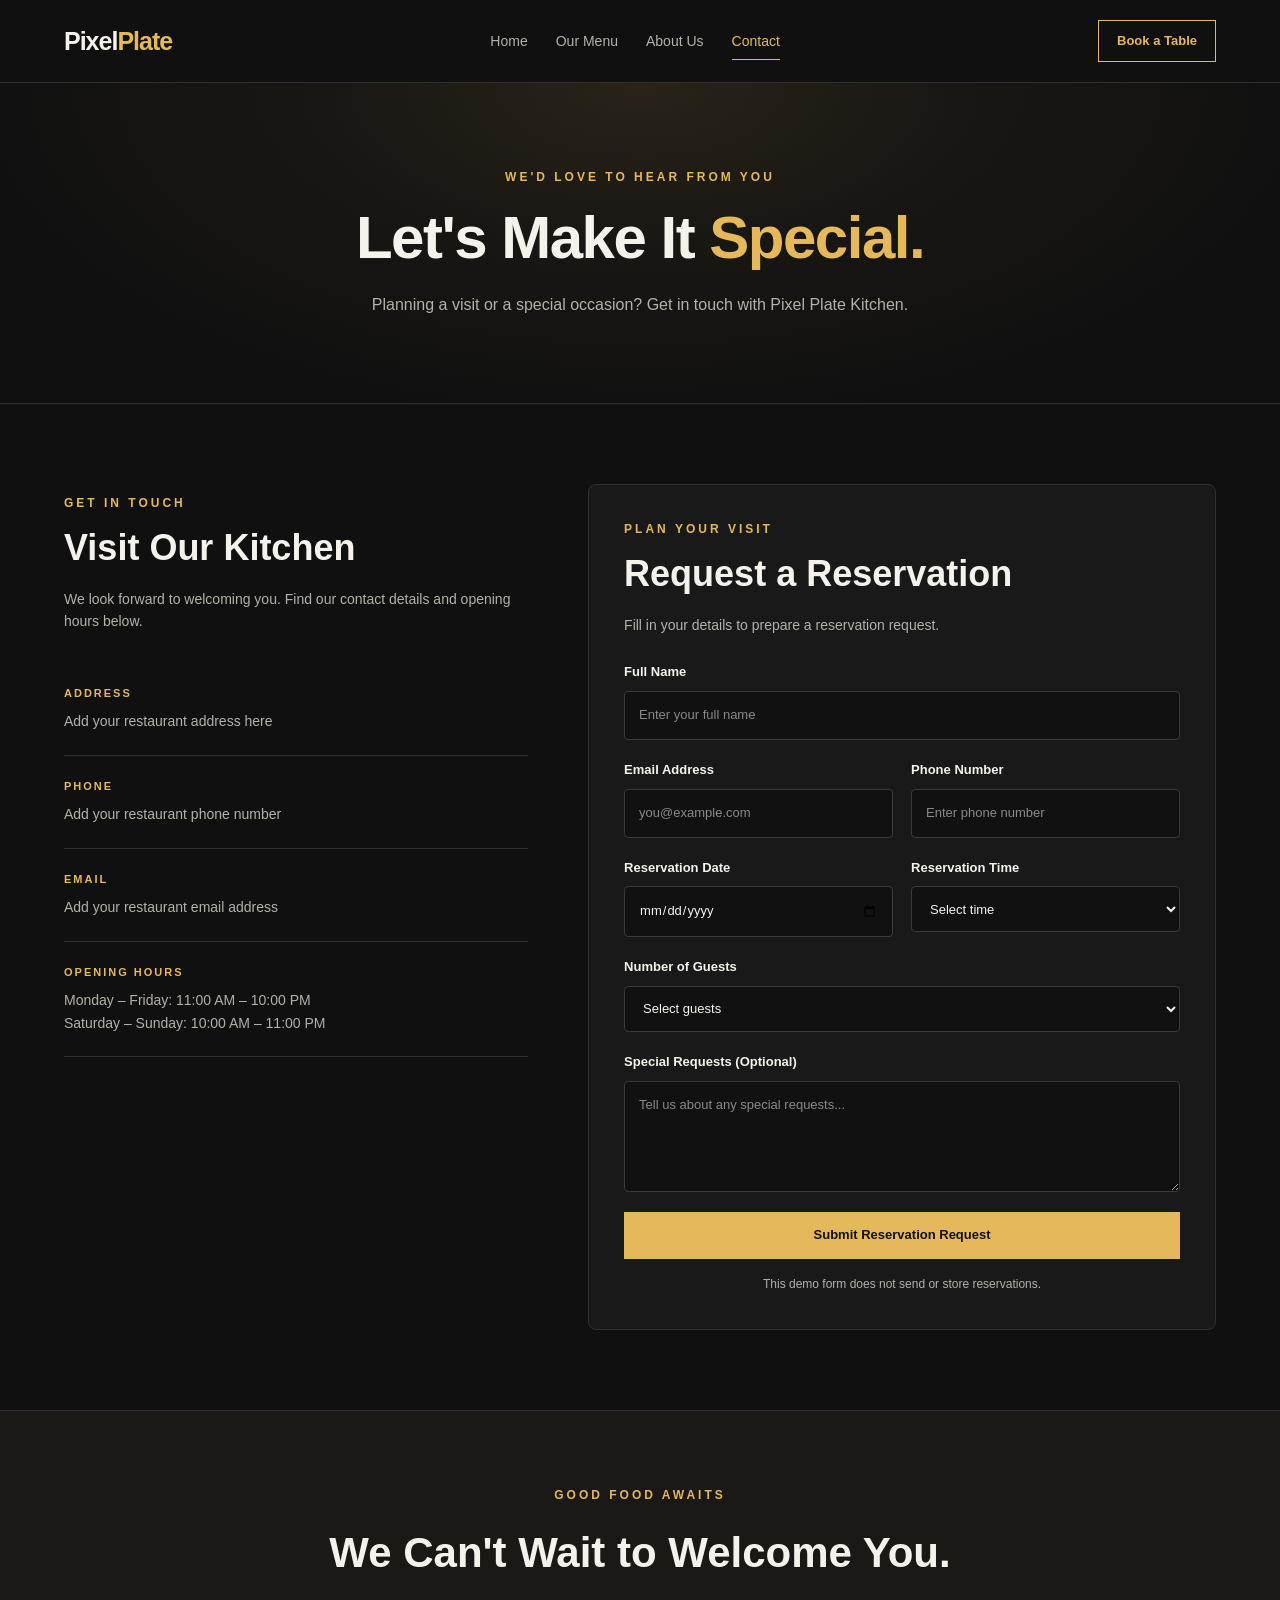
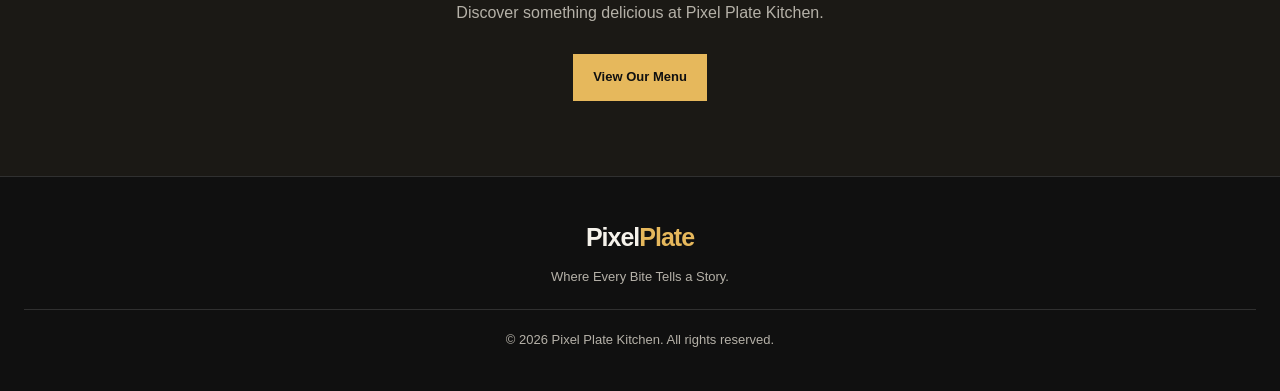
<file: contact.html>
<!DOCTYPE html>
<html lang="en">
	<head>
		<title>Contact Us | Pixel Plate Kitchen</title>
		<meta charset="UTF-8">
		<meta name="viewport" content="width=device-width, initial-scale=1.0">
		<meta name="description" content="Contact Pixel Plate Kitchen, view opening hours, or submit a table reservation request.">
		<meta name="author" content="Abuzar Ansari">
		
		<link rel="stylesheet" href="style.css">	
	</head>
	<body>
		<!-- Header -->
		<header class="header">
			<nav class="navbar">
				<a href="index.html" class="logo">
					Pixel<span>Plate</span>
				</a>
				<ul class="nav-links">
					<li><a href="index.html">Home</a></li>
					<li><a href="menu.html">Our Menu</a></li>
					<li><a href="about.html">About Us</a></li>
					<li><a href="contact.html" class="active">Contact</a></li>
				</ul>
				<a href="#reservation" class="nav-button">Book a Table</a>
			</nav>
		</header>
		<main>
			<!-- Page Banner -->
			<section class="page-banner">
				<p class="eyebrow">WE'D LOVE TO HEAR FROM YOU</p>
				<h1>Let's Make It <span>Special.</span></h1>
				<p>
					Planning a visit or a special occasion?
					Get in touch with Pixel Plate Kitchen.
				</p>
			</section>
			<!-- Contact Information -->
			<section class="contact-section">
				<div class="contact-info">
					<p class="eyebrow">GET IN TOUCH</p>
					<h2>Visit Our Kitchen</h2>
					<p class="contact-intro">
						We look forward to welcoming you.
						Find our contact details and opening hours below.
					</p>
					<div class="contact-detail">
						<span class="detail-label">ADDRESS</span>
						<p>
							Add your restaurant address here
						</p>
					</div>
					<div class="contact-detail">
						<span class="detail-label">PHONE</span>
						<p>
							Add your restaurant phone number
						</p>
					</div>
					<div class="contact-detail">
						<span class="detail-label">EMAIL</span>
						<p>
							Add your restaurant email address
						</p>
					</div>
					<div class="contact-detail">
						<span class="detail-label">OPENING HOURS</span>
						<p>Monday – Friday: 11:00 AM – 10:00 PM</p>
						<p>Saturday – Sunday: 10:00 AM – 11:00 PM</p>
					</div>
				</div>
				<!-- Reservation Form -->
				<div class="reservation-card" id="reservation">
					<p class="eyebrow">PLAN YOUR VISIT</p>
					<h2>Request a Reservation</h2>
					<p class="form-intro">
						Fill in your details to prepare a reservation request.
					</p>
					<form action="#" method="post">
						<div class="form-group">
							<label for="full-name">Full Name</label>
							<input
								type="text"
								id="full-name"
								name="full_name"
								placeholder="Enter your full name"
								autocomplete="name"
								minlength="3"
								maxlength="80"
								required>
						</div>

						<div class="form-row">
							<div class="form-group">
								<label for="email">Email Address</label>
								<input
									type="email"
									id="email"
									name="email"
									placeholder="you@example.com"
									autocomplete="email"
									required>
							</div>
							<div class="form-group">
								<label for="phone">Phone Number</label>
								<input
									type="tel"
									id="phone"
									name="phone"
									placeholder="Enter phone number"
									autocomplete="tel"
									pattern="[0-9 +()-]{7,20}"
									title="Enter a valid phone number using 7 to 20 permitted characters."
									required>
							</div>
						</div>
						<div class="form-row">
							<div class="form-group">
								<label for="date">Reservation Date</label>
								<input
									type="date"
									id="date"
									name="reservation_date"
									min="2026-10-23"
									required>
							</div>
							<div class="form-group">
								<label for="time">Reservation Time</label>
								<select id="time" name="reservation_time" required>
									<option value="">Select time</option>
									<option value="11:00">11:00 AM</option>
									<option value="12:00">12:00 PM</option>
									<option value="13:00">1:00 PM</option>
									<option value="14:00">2:00 PM</option>
									<option value="17:00">5:00 PM</option>
									<option value="18:00">6:00 PM</option>
									<option value="19:00">7:00 PM</option>
									<option value="20:00">8:00 PM</option>
									<option value="21:00">9:00 PM</option>
								</select>
							</div>
						</div>
						<div class="form-group">
							<label for="guests">Number of Guests</label>
							<select id="guests" name="guests" required>
								<option value="">Select guests</option>
								<option value="1">1 Guest</option>
								<option value="2">2 Guests</option>
								<option value="3">3 Guests</option>
								<option value="4">4 Guests</option>
								<option value="5">5 Guests</option>
								<option value="6">6 Guests</option>
								<option value="7+">7 or More Guests</option>
							</select>
						</div>
						<div class="form-group">
							<label for="message">
								Special Requests (Optional)
							</label>
							<textarea
								id="message"
								name="message"
								rows="4"
								maxlength="500"
								placeholder="Tell us about any special requests..."
							></textarea>
						</div>
						<button type="submit" class="btn btn-primary form-submit">
							Submit Reservation Request
						</button>
						<p class="form-note">
							This demo form does not send or store reservations.
						</p>
					</form>
				</div>
			</section>
			<!-- Closing Call to Action -->
			<section class="cta-section">
				<p class="eyebrow">GOOD FOOD AWAITS</p>
				<h2>We Can't Wait to Welcome You.</h2>
				<p>Discover something delicious at Pixel Plate Kitchen.</p>
				<a href="menu.html" class="btn btn-primary">
					View Our Menu
				</a>
			</section>
		</main>
		<!-- Footer -->
		<footer class="footer">
			<a href="index.html" class="logo">Pixel<span>Plate</span></a>
			<p>Where Every Bite Tells a Story.</p>
			<p class="copyright">
				&copy; 2026 Pixel Plate Kitchen. All rights reserved.
			</p>
		</footer>
	</body>
</html>
</file>
<file: style.css>
.page-banner {
    padding: 85px 24px;
    text-align: center;
    background:
        radial-gradient(
            ellipse at top,
            #292318 0%,
            #191714 35%,
            var(--bg-primary) 75%
        );
    border-bottom: 1px solid var(--border);
}
.page-banner .eyebrow {
    margin-bottom: 16px;
}
.page-banner h1 {
    font-size: clamp(38px, 5vw, 60px);
    line-height: 1.15;
    letter-spacing: -1.5px;
    margin-bottom: 20px;
}
.page-banner h1 span {
    color: var(--accent);
}
.page-banner > p:last-child {
    max-width: 620px;
    margin: 0 auto;
    color: var(--text-secondary);
}
.section-heading {
    text-align: center;
    max-width: 650px;
    margin: 0 auto 45px;
}
.section-heading .eyebrow {
    margin-bottom: 12px;
}
.section-heading h2 {
    font-size: clamp(30px, 4vw, 42px);
    margin-bottom: 12px;
}
.section-heading > p:last-child {
    color: var(--text-secondary);
}
.menu-section {
    max-width: 1200px;
    margin: auto;
    padding: 75px 24px;
}
.menu-section-alt {
    max-width: none;
    background-color: var(--bg-secondary);
}
.menu-section-alt .section-heading,
.menu-section-alt .menu-grid {
    max-width: 1152px;
    margin-left: auto;
    margin-right: auto;
}
.menu-grid {
    display: grid;
    grid-template-columns: repeat(3, minmax(0, 1fr));
    gap: 28px;
}
.food-card {
    overflow: hidden;
    background-color: #1b1b1b;
    border: 1px solid var(--border);
    border-radius: 8px;
    transition: transform 0.3s ease,
                border-color 0.3s ease;
}
.food-card:hover {
    transform: translateY(-6px);
    border-color: var(--accent);
}
.food-card > img {
    width: 100%;
    height: 235px;
    object-fit: cover;
    transition: transform 0.5s ease;
}
.food-card:hover > img {
    transform: scale(1.04);
}
.food-info {
    padding: 22px;
}
.food-title {
    display: flex;
    align-items: flex-start;
    justify-content: space-between;
    gap: 12px;
    margin-bottom: 12px;
}
.food-title h3 {
    font-size: 18px;
    line-height: 1.4;
}
.price {
    color: var(--accent);
    font-size: 17px;
    font-weight: 700;
    white-space: nowrap;
}
.food-info > p {
    color: var(--text-secondary);
    font-size: 14px;
}
.cta-section {
    padding: 75px 24px;
    text-align: center;
    background-color: #1b1915;
    border-top: 1px solid var(--border);
    border-bottom: 1px solid var(--border);
}
.cta-section .eyebrow {
    margin-bottom: 14px;
}
.cta-section h2 {
    font-size: clamp(28px, 4vw, 42px);
    margin-bottom: 14px;
}
.cta-section > p:not(.eyebrow) {
    color: var(--text-secondary);
    margin-bottom: 28px;
}
.story-section {
    max-width: 1200px;
    margin: auto;
    padding: 85px 24px;

    display: grid;
    grid-template-columns: 1fr 1fr;
    align-items: center;
    gap: 65px;
}
.story-image {
    height: 450px;
    overflow: hidden;
    border-radius: 8px;
}
.story-image img {
    width: 100%;
    height: 100%;
    object-fit: cover;
}
.story-content .eyebrow {
    margin-bottom: 14px;
}
.story-content h2,
.experience-content h2 {
    font-size: clamp(30px, 4vw, 42px);
    line-height: 1.2;
    margin-bottom: 24px;
}
.story-content > p:not(.eyebrow),
.experience-content > p:not(.eyebrow) {
    color: var(--text-secondary);
    margin-bottom: 18px;
}
.story-content .btn {
    margin-top: 10px;
}
.values-section {
    padding: 80px 24px;
    background-color: var(--bg-secondary);
}
.values-grid {
    max-width: 1152px;
    margin: auto;

    display: grid;
    grid-template-columns: repeat(3, minmax(0, 1fr));
    gap: 24px;
}
.value-card {
    padding: 30px;
    background-color: var(--bg-primary);
    border: 1px solid var(--border);
    border-radius: 8px;
    transition: border-color 0.3s ease,
                transform 0.3s ease;
}
.value-card:hover {
    border-color: var(--accent);
    transform: translateY(-4px);
}
.value-number {
    color: var(--accent);
    font-size: 30px;
    font-weight: 800;
    margin-bottom: 20px;
}
.value-card h3 {
    font-size: 20px;
    margin-bottom: 12px;
}
.value-card p {
    color: var(--text-secondary);
    font-size: 14px;
}
.experience-section {
    max-width: 1200px;
    margin: auto;
    padding: 85px 24px;

    display: grid;
    grid-template-columns: 1fr 1fr;
    align-items: center;
    gap: 60px;
}
.experience-content .eyebrow {
    margin-bottom: 14px;
}
.experience-content .btn {
    margin-top: 8px;
}
.experience-image {
    height: 360px;
    overflow: hidden;
    border-radius: 8px;
}
.experience-image img {
    width: 100%;
    height: 100%;
    object-fit: cover;
}
.contact-section {
    max-width: 1200px;
    margin: auto;
    padding: 80px 24px;

    display: grid;
    grid-template-columns: 0.85fr 1.15fr;
    align-items: start;
    gap: 60px;
}
.contact-info {
    padding-top: 10px;
}
.contact-info .eyebrow,
.reservation-card .eyebrow {
    margin-bottom: 12px;
}
.contact-info h2,
.reservation-card h2 {
    font-size: clamp(28px, 3vw, 36px);
    line-height: 1.25;
    margin-bottom: 18px;
}
.contact-intro,
.form-intro {
    color: var(--text-secondary);
    font-size: 14px;
    margin-bottom: 30px;
}
.contact-detail {
    padding: 22px 0;
    border-bottom: 1px solid var(--border);
}
.detail-label {
    display: block;
    color: var(--accent);
    font-size: 11px;
    font-weight: 700;
    letter-spacing: 2px;
    margin-bottom: 8px;
}
.contact-detail p {
    color: var(--text-secondary);
    font-size: 14px;
    overflow-wrap: anywhere;
}
.reservation-card {
    padding: 35px;
    background-color: var(--bg-secondary);
    border: 1px solid var(--border);
    border-radius: 8px;
}
.form-intro {
    margin-bottom: 26px;
}
.form-row {
    display: grid;
    grid-template-columns: repeat(2, minmax(0, 1fr));
    gap: 18px;
}
.form-group {
    display: flex;
    flex-direction: column;
    gap: 8px;
    margin-bottom: 20px;
}
.form-group label {
    font-size: 13px;
    font-weight: 600;
    color: var(--text-primary);
}
.form-group input,
.form-group select,
.form-group textarea {
    width: 100%;
    min-width: 0;
    padding: 13px 14px;
    font: inherit;
    font-size: 13px;
    color: var(--text-primary);
    background-color: #111111;
    border: 1px solid #3a3a3a;
    border-radius: 4px;
    outline: none;
    transition: border-color 0.3s ease;
}
.form-group input,
.form-group select {
    min-height: 46px;
}
.form-group textarea {
    resize: vertical;
    min-height: 110px;
}
.form-group input::placeholder,
.form-group textarea::placeholder {
    color: #898989;
}
.form-group input:focus,
.form-group select:focus,
.form-group textarea:focus {
    border-color: var(--accent);
}
.form-group input:focus-visible,
.form-group select:focus-visible,
.form-group textarea:focus-visible {
    outline: 2px solid var(--accent);
    outline-offset: 2px;
}
.form-group input:valid:not(:placeholder-shown) {
    border-color: #568e69;
}
.form-submit {
    width: 100%;
    border: none;
    cursor: pointer;
    font: inherit;
    font-weight: 700;
}
.form-note {
    color: var(--text-secondary);
    font-size: 12px;
    text-align: center;
    margin-top: 16px;
}
.page-banner {
    padding: 85px 24px;
    text-align: center;
    background:
        radial-gradient(
            ellipse at top,
            #292318 0%,
            #191714 35%,
            var(--bg-primary) 75%
        );
    border-bottom: 1px solid var(--border);
}
.page-banner .eyebrow {
    margin-bottom: 16px;
}
.page-banner h1 {
    font-size: clamp(38px, 5vw, 60px);
    line-height: 1.15;
    letter-spacing: -1.5px;
    margin-bottom: 20px;
}
.page-banner h1 span {
    color: var(--accent);
}
.page-banner > p:last-child {
    max-width: 620px;
    margin: 0 auto;
    color: var(--text-secondary);
}
.section-heading {
    text-align: center;
    max-width: 650px;
    margin: 0 auto 45px;
}
.section-heading .eyebrow {
    margin-bottom: 12px;
}
.section-heading h2 {
    font-size: clamp(30px, 4vw, 42px);
    margin-bottom: 12px;
}
.section-heading > p:last-child {
    color: var(--text-secondary);
}
.menu-section {
    max-width: 1200px;
    margin: auto;
    padding: 75px 24px;
}
.menu-section-alt {
    max-width: none;
    background-color: var(--bg-secondary);
}
.menu-section-alt .section-heading,
.menu-section-alt .menu-grid {
    max-width: 1152px;
    margin-left: auto;
    margin-right: auto;
}
.menu-grid {
    display: grid;
    grid-template-columns: repeat(3, minmax(0, 1fr));
    gap: 28px;
}
.food-card {
    overflow: hidden;
    background-color: #1b1b1b;
    border: 1px solid var(--border);
    border-radius: 8px;
    transition: transform 0.3s ease,
                border-color 0.3s ease;
}
.food-card:hover {
    transform: translateY(-6px);
    border-color: var(--accent);
}
.food-card > img {
    width: 100%;
    height: 235px;
    object-fit: cover;
    transition: transform 0.5s ease;
}
.food-card:hover > img {
    transform: scale(1.04);
}
.food-info {
    padding: 22px;
}

.food-title {
    display: flex;
    align-items: flex-start;
    justify-content: space-between;
    gap: 12px;
    margin-bottom: 12px;
}
.food-title h3 {
    font-size: 18px;
    line-height: 1.4;
}
.price {
    color: var(--accent);
    font-size: 17px;
    font-weight: 700;
    white-space: nowrap;
}
.food-info > p {
    color: var(--text-secondary);
    font-size: 14px;
}
.cta-section {
    padding: 75px 24px;
    text-align: center;
    background-color: #1b1915;
    border-top: 1px solid var(--border);
    border-bottom: 1px solid var(--border);
}
.cta-section .eyebrow {
    margin-bottom: 14px;
}
.cta-section h2 {
    font-size: clamp(28px, 4vw, 42px);
    margin-bottom: 14px;
}
.cta-section > p:not(.eyebrow) {
    color: var(--text-secondary);
    margin-bottom: 28px;
}
.story-section {
    max-width: 1200px;
    margin: auto;
    padding: 85px 24px;
    display: grid;
    grid-template-columns: 1fr 1fr;
    align-items: center;
    gap: 65px;
}
.story-image {
    height: 450px;
    overflow: hidden;
    border-radius: 8px;
}
.story-image img {
    width: 100%;
    height: 100%;
    object-fit: cover;
}
.story-content .eyebrow {
    margin-bottom: 14px;
}
.story-content h2,
.experience-content h2 {
    font-size: clamp(30px, 4vw, 42px);
    line-height: 1.2;
    margin-bottom: 24px;
}
.story-content > p:not(.eyebrow),
.experience-content > p:not(.eyebrow) {
    color: var(--text-secondary);
    margin-bottom: 18px;
}
.story-content .btn {
    margin-top: 10px;
}
.values-section {
    padding: 80px 24px;
    background-color: var(--bg-secondary);
}
.values-grid {
    max-width: 1152px;
    margin: auto;
    display: grid;
    grid-template-columns: repeat(3, minmax(0, 1fr));
    gap: 24px;
}
.value-card {
    padding: 30px;
    background-color: var(--bg-primary);
    border: 1px solid var(--border);
    border-radius: 8px;
    transition: border-color 0.3s ease,
                transform 0.3s ease;
}
.value-card:hover {
    border-color: var(--accent);
    transform: translateY(-4px);
}
.value-number {
    color: var(--accent);
    font-size: 30px;
    font-weight: 800;
    margin-bottom: 20px;
}
.value-card h3 {
    font-size: 20px;
    margin-bottom: 12px;
}
.value-card p {
    color: var(--text-secondary);
    font-size: 14px;
}
.experience-section {
    max-width: 1200px;
    margin: auto;
    padding: 85px 24px;
    display: grid;
    grid-template-columns: 1fr 1fr;
    align-items: center;
    gap: 60px;
}
.experience-content .eyebrow {
    margin-bottom: 14px;
}
.experience-content .btn {
    margin-top: 8px;
}
.experience-image {
    height: 360px;
    overflow: hidden;
    border-radius: 8px;
}
.experience-image img {
    width: 100%;
    height: 100%;
    object-fit: cover;
}
.contact-section {
    max-width: 1200px;
    margin: auto;
    padding: 80px 24px;

    display: grid;
    grid-template-columns: 0.85fr 1.15fr;
    align-items: start;
    gap: 60px;
}
.contact-info {
    padding-top: 10px;
}
.contact-info .eyebrow,
.reservation-card .eyebrow {
    margin-bottom: 12px;
}
.contact-info h2,
.reservation-card h2 {
    font-size: clamp(28px, 3vw, 36px);
    line-height: 1.25;
    margin-bottom: 18px;
}
.contact-intro,
.form-intro {
    color: var(--text-secondary);
    font-size: 14px;
    margin-bottom: 30px;
}
.contact-detail {
    padding: 22px 0;
    border-bottom: 1px solid var(--border);
}
.detail-label {
    display: block;
    color: var(--accent);
    font-size: 11px;
    font-weight: 700;
    letter-spacing: 2px;
    margin-bottom: 8px;
}
.contact-detail p {
    color: var(--text-secondary);
    font-size: 14px;
    overflow-wrap: anywhere;
}
.reservation-card {
    padding: 35px;
    background-color: var(--bg-secondary);
    border: 1px solid var(--border);
    border-radius: 8px;
}
.form-intro {
    margin-bottom: 26px;
}
.form-row {
    display: grid;
    grid-template-columns: repeat(2, minmax(0, 1fr));
    gap: 18px;
}
.form-group {
    display: flex;
    flex-direction: column;
    gap: 8px;
    margin-bottom: 20px;
}
.form-group label {
    font-size: 13px;
    font-weight: 600;
    color: var(--text-primary);
}
.form-group input,
.form-group select,
.form-group textarea {
    width: 100%;
    min-width: 0;
    padding: 13px 14px;
    font: inherit;
    font-size: 13px;
    color: var(--text-primary);
    background-color: #111111;
    border: 1px solid #3a3a3a;
    border-radius: 4px;
    outline: none;
    transition: border-color 0.3s ease;
}

.form-group input,
.form-group select {
    min-height: 46px;
}

.form-group textarea {
    resize: vertical;
    min-height: 110px;
}
.form-group input::placeholder,
.form-group textarea::placeholder {
    color: #898989;
}
.form-group input:focus,
.form-group select:focus,
.form-group textarea:focus {
    border-color: var(--accent);
}
.form-group input:focus-visible,
.form-group select:focus-visible,
.form-group textarea:focus-visible {
    outline: 2px solid var(--accent);
    outline-offset: 2px;
}
.form-group input:valid:not(:placeholder-shown) {
    border-color: #568e69;
}
.form-submit {
    width: 100%;
    border: none;
    cursor: pointer;
    font: inherit;
    font-weight: 700;
}
.form-note {
    color: var(--text-secondary);
    font-size: 12px;
    text-align: center;
    margin-top: 16px;
}
* {
    margin: 0;
    padding: 0;
    box-sizing: border-box;
}
:root {
    --bg-primary: #101010;
    --bg-secondary: #191919;
    --text-primary: #f5f2eb;
    --text-secondary: #b5b1a8;
    --accent: #e6b85c;
    --border: #303030;
}
html {
    scroll-behavior: smooth;
}
body {
    font-family: Arial, Helvetica, sans-serif;
    background-color: var(--bg-primary);
    color: var(--text-primary);
    line-height: 1.6;
}
a {
    color: inherit;
    text-decoration: none;
}
img {
    display: block;
    max-width: 100%;
}
.header {
    background-color: var(--bg-primary);
    border-bottom: 1px solid var(--border);
    position: sticky;
    top: 0;
    z-index: 100;
}
.navbar {
    max-width: 1200px;
    min-height: 82px;
    margin: auto;
    padding: 16px 24px;
    display: flex;
    justify-content: space-between;
    align-items: center;
    gap: 24px;
}
.logo {
    font-size: 25px;
    font-weight: 800;
    letter-spacing: -1px;
    white-space: nowrap;
}
.logo span {
    color: var(--accent);
}
.nav-links {
    display: flex;
    align-items: center;
    gap: 28px;
    list-style: none;
}
.nav-links a {
    color: var(--text-secondary);
    font-size: 14px;
	padding-bottom:10px;
}
.nav-links a:hover,
.nav-links a.active {
    color: var(--accent);	
	border-bottom:1px solid var(--accent);
}
.nav-button {
    border: 1px solid var(--accent);
    color: var(--accent);
    padding: 10px 18px;
    font-size: 13px;
    font-weight: 700;
    transition: background-color 0.3s ease,
                color 0.3s ease;
}
.nav-button:hover {
    background-color: var(--accent);
    color: var(--bg-primary);
}
.hero {
    max-width: 1200px;
    min-height: 570px;
    margin: auto;
    padding: 70px 24px;

    display: grid;
    grid-template-columns: 1fr 1fr;
    align-items: center;
    gap: 55px;
}
.hero-content {
    max-width: 540px;
}
.eyebrow {
    color: var(--accent);
    font-size: 12px;
    font-weight: 700;
    letter-spacing: 3px;
    margin-bottom: 22px;
}
.hero h1 {
    font-size: clamp(42px, 5vw, 68px);
    line-height: 1.12;
    letter-spacing: -2px;
    margin-bottom: 24px;
}
.hero h1 span {
    display: block;
    color: var(--accent);
}
.hero-description {
    color: var(--text-secondary);
    font-size: 16px;
    max-width: 440px;
    margin-bottom: 32px;
}
.hero-buttons {
    display: flex;
    flex-wrap: wrap;
    gap: 14px;
}
.btn {
    display: inline-block;
    padding: 13px 20px;
    font-size: 13px;
    font-weight: 700;
    transition: transform 0.3s ease,
                background-color 0.3s ease;
}
.btn:hover {
    transform: translateY(-3px);
}
.btn-primary {
    background-color: var(--accent);
    color: var(--bg-primary);
}
.btn-primary:hover {
    background-color: #f2cc7c;
}
.btn-secondary {
    border: 1px solid var(--border);
    color: var(--text-primary);
}
.btn-secondary:hover {
    background-color: var(--bg-secondary);
}
.hero-image {
    height: 420px;
    overflow: hidden;
    border-radius: 6px;
}
.hero-image img {
    width: 100%;
    height: 100%;
    object-fit: cover;
    transition: transform 0.6s ease;
}
.hero-image:hover img {
    transform: scale(1.04);
}
.highlights {
    background-color: var(--bg-secondary);
    border-top: 1px solid var(--border);
    border-bottom: 1px solid var(--border);
    padding: 35px 24px;

    display: flex;
    justify-content: center;
    flex-wrap: wrap;
    gap: 60px;
    text-align: center;
}
.highlight-item h2 {
    color: var(--accent);
    font-size: 20px;
    margin-bottom: 5px;
}
.highlight-item p {
    color: var(--text-secondary);
    font-size: 13px;
}
.footer {
    padding: 40px 24px;
    text-align: center;
}
.footer .logo {
    display: inline-block;
    margin-bottom: 10px;
}
.footer p {
    color: var(--text-secondary);
    font-size: 13px;
}
.footer .copyright {
    margin-top: 22px;
    padding-top: 20px;
    border-top: 1px solid var(--border);
}
</file>
